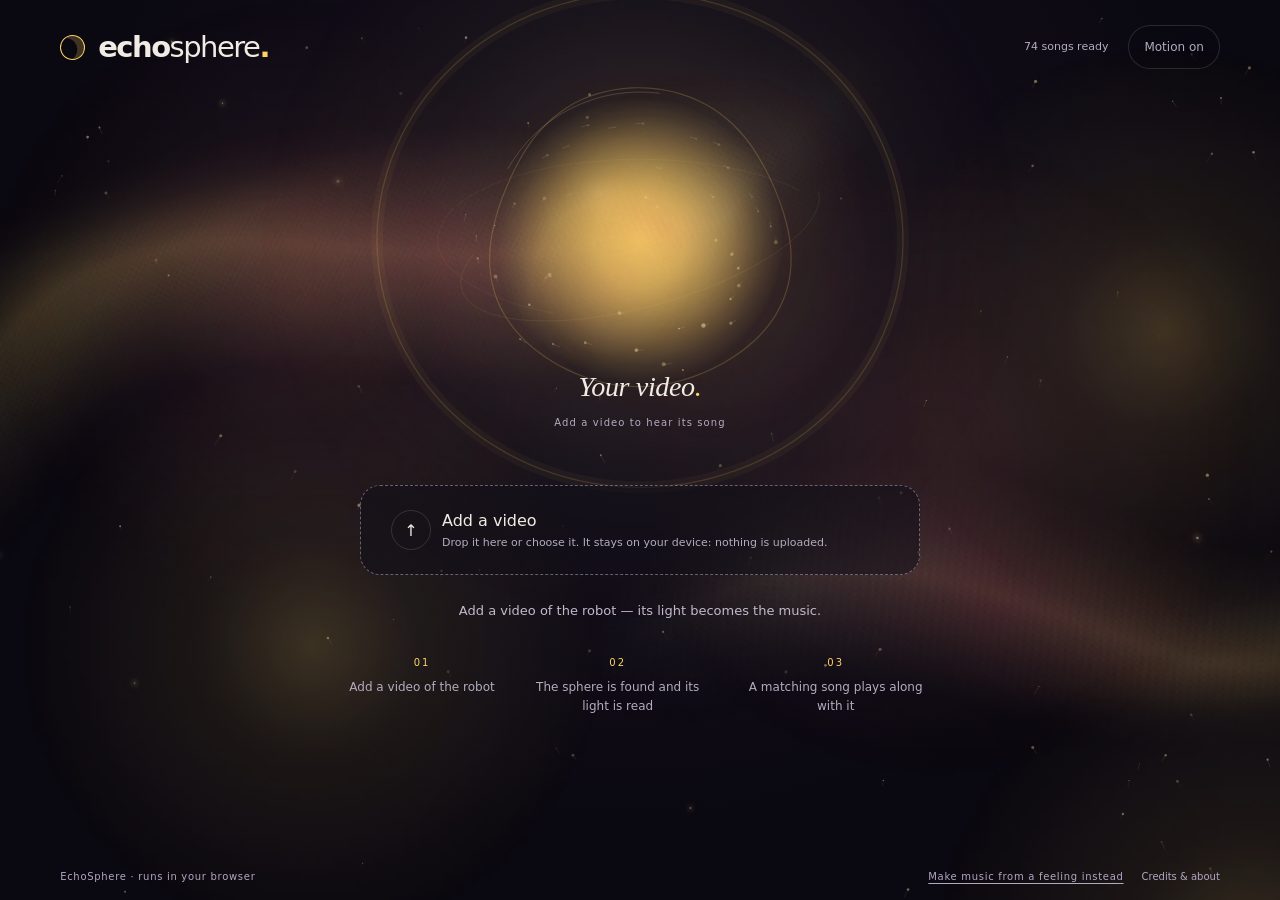
<file: index.html>
<!doctype html>
<html lang="en">
<head>
<meta charset="utf-8">
<meta name="viewport" content="width=device-width, initial-scale=1">
<title>EchoSphere</title>
<meta http-equiv="refresh" content="0; url=video-music/">
<link rel="canonical" href="video-music/">
</head>
<body>
<p>Opening EchoSphere… If nothing happens, <a href="video-music/">open the video page</a>.
The earlier music-from-feeling page is still here: <a href="music-page.html">music-page.html</a>.</p>
</body>
</html>
</file>
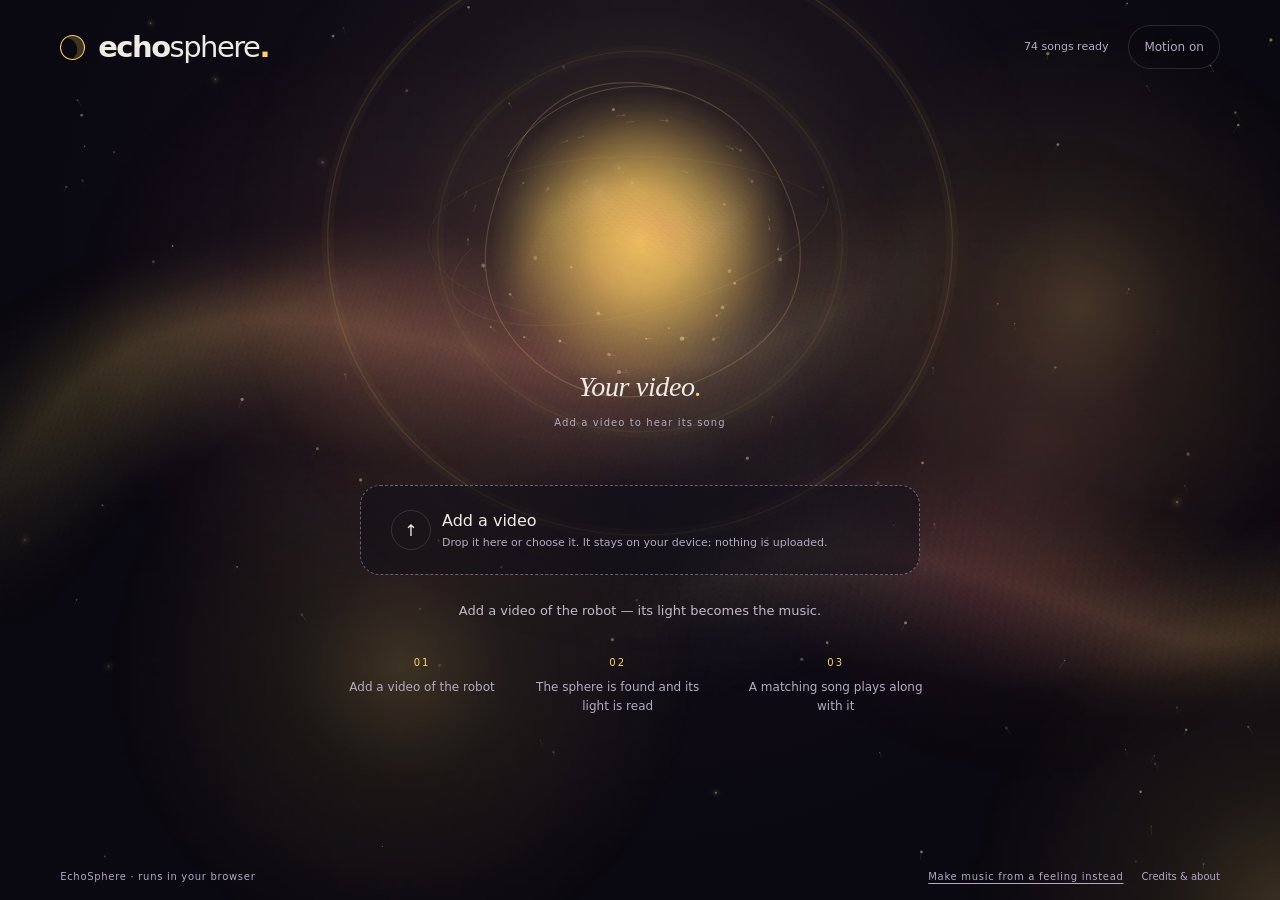
<file: video-music/index.html>
<!doctype html>
<html lang="en">
<head>
<meta charset="utf-8"><meta name="viewport" content="width=device-width,initial-scale=1">
<meta name="theme-color" content="#09090d">
<meta name="description" content="Add a video of the EchoSphere robot. The page finds the sphere, reads its mood from its light, and plays a song that fits. Everything happens in your browser.">
<title>EchoSphere — Music for your video</title>
<link rel="stylesheet" href="../web/base.css"><link rel="stylesheet" href="../web/video.css"><link rel="stylesheet" href="style.css">
</head>
<body>
<canvas id="sphereCanvas" aria-hidden="true"></canvas>
<div class="app" id="stageRoot">
  <header class="masthead">
    <a class="brand" href="./" aria-label="EchoSphere home"><span class="brand-mark" aria-hidden="true"></span>echo<span>sphere</span><span class="brand-period">.</span></a>
    <div class="header-actions"><span id="library" class="connection">Loading songs…</span><button class="motion-button" id="calmToggle" aria-pressed="false"><span id="motionLabel">Motion on</span></button></div>
  </header>
  <main class="experience">
    <figure class="sphere-stage" id="sphereAnchor" aria-label="Living sphere in the colour of the chosen feeling">
      <button class="sphere-touch" id="sphereTouch" aria-label="Release light from the sphere"><span class="sr-only">Send a ripple</span></button>
      <figcaption><h1 id="moodTitle">Your video<span>.</span></h1><span id="soundMeta">Add a video to hear its song</span></figcaption>
    </figure>

    <section class="compose" aria-label="Choose music for a video">
      <div class="reference-row" id="dropRow">
        <button id="addButton" class="reference-button dropzone"><span class="upload-icon" aria-hidden="true">↑</span><span class="reference-copy"><span id="addLabel">Add a video</span><small>Drop it here or choose it. It stays on your device: nothing is uploaded.</small></span></button>
        <input type="file" id="fileInput" accept="video/*,.mp4,.mov,.m4v,.webm" hidden>
      </div>
      <p id="status" class="status video-status" role="status" aria-live="polite">Add a video of the robot — its light becomes the music.</p>
      <div id="progress" class="progress" hidden><span id="progressBar"></span></div>
      <ol class="steps-preview" aria-label="How it works">
        <li><span class="eyebrow">01</span><span>Add a video of the robot</span></li>
        <li><span class="eyebrow">02</span><span>The sphere is found and its light is read</span></li>
        <li><span class="eyebrow">03</span><span>A matching song plays along with it</span></li>
      </ol>

      <div class="results" id="results">
      <section id="videoPanel" class="work-panel" hidden aria-labelledby="videoTitle">
        <div class="panel-heading"><span class="eyebrow">01 / THE SPHERE</span><label class="toggle"><input id="showOverlay" type="checkbox" checked> Show what was read</label></div>
        <h2 id="videoTitle">Your video.</h2>
        <div class="video-stage"><video id="video" muted playsinline preload="auto"></video><canvas id="overlay" aria-hidden="true"></canvas></div>
        <p id="detectionNote" class="helper"></p>
        <div class="action-row">
          <button id="drawButton" class="secondary-button">Mark the sphere myself</button>
          <button id="wholeButton" class="secondary-button" hidden>The whole picture is the sphere</button>
          <button id="autoButton" class="secondary-button" hidden>Find it automatically</button>
          <button id="changeButton" class="secondary-button">Use another video</button>
        </div>
        <p id="drawHint" class="helper" hidden>Drag from the middle of the sphere out to its edge.</p>
      </section>

      <section id="feelingPanel" class="work-panel" hidden aria-labelledby="feelingTitle">
        <span class="eyebrow">02 / FEELING</span><h2 id="feelingTitle">What the sphere feels like.</h2>
        <p id="interpretation"></p>
        <div class="timeline-wrap" id="timelineWrap" hidden>
          <span class="eyebrow">The light over time</span>
          <div class="timeline" id="timeline" role="group" aria-label="Mood over time. Activate a segment to jump the video there."></div>
          <p class="helper timeline-note">What was read in each part of the video — click a segment to jump there. Striped segments are mixed light the rule would not decide on.</p>
        </div>
        <div class="mood-grid" role="group" aria-label="Feeling">
          <button class="mood-btn" data-mood="warm" style="--mood:#FFD166" aria-pressed="false"><span class="mood-symbol" aria-hidden="true">✺</span><span>Warm</span></button>
          <button class="mood-btn" data-mood="calm" style="--mood:#A78AEA" aria-pressed="false"><span class="mood-symbol" aria-hidden="true">≈</span><span>Calm</span></button>
          <button class="mood-btn" data-mood="anger" style="--mood:#EF6370" aria-pressed="false"><span class="mood-symbol" aria-hidden="true">ϟ</span><span>Dynamic</span></button>
          <button class="mood-btn" data-mood="sad" style="--mood:#75A6D9" aria-pressed="false"><span class="mood-symbol" aria-hidden="true">☾</span><span>Sad</span></button>
        </div>
        <details class="settings"><summary>How this was read</summary><div id="details"></div></details>
      </section>

      <section id="songPanel" class="work-panel" hidden aria-labelledby="songTitle">
        <span class="eyebrow">03 / THE SONG</span><h2 id="songTitle">—</h2>
        <p id="songMeta" class="helper"></p>
        <p id="credit" class="credit"></p>
        <div class="player-row">
          <button id="playButton" class="primary-button">Play with the video</button>
          <button id="anotherButton" class="secondary-button">Another song</button>
          <a id="downloadSong" class="secondary-button" download>Download the song</a>
          <button id="exportButton" class="secondary-button">Export video</button>
        </div>
        <label class="toggle credit-toggle"><input id="exportCredit" type="checkbox" checked> Show the song credit in the exported video <span class="helper">The licence (CC BY 4.0) requires it. Turn it off only if you credit the music another way.</span></label>
        <div id="exportRow" class="export-row" hidden>
          <div class="progress export-progress"><span id="exportBar"></span></div>
          <span id="exportLabel" class="helper">Exporting…</span>
          <button id="cancelExport" class="secondary-button">Cancel</button>
        </div>
        <div class="scrub-row"><input id="scrub" type="range" min="0" max="1000" value="0" aria-label="Position in the video"><output id="clock">0:00 / 0:00</output></div>
        <label class="volume-row">Volume <input id="volume" type="range" min="0" max="1" step="0.01" value="0.9" aria-label="Volume"></label>
        <p class="helper" id="songNote"></p>
      </section>
      </div>
    </section>
  </main>
  <footer class="footer"><span>EchoSphere · runs in your browser</span><span class="footer-links"><a href="../">Make music from a feeling instead</a><button id="creditsButton">Credits &amp; about</button></span></footer>
</div>
<dialog id="creditsDialog" aria-labelledby="creditsTitle">
  <div class="dialog-head"><h2 id="creditsTitle">Made of light and sound.</h2><button id="closeCredits" class="icon-button" aria-label="Close credits">×</button></div>
  <p>Your video is opened and read inside this page. It is never uploaded. The sphere is found from its rim, its lit and coloured interior and its movement, then its colours give the feeling: gold is Warm, violet is Calm, blue is Sad, red or orange is Dynamic. That is a colour rule, not a trained model, so it can be wrong, and you can always choose the feeling yourself.</p>
  <h3>The songs</h3>
  <p>Recorded music by Kevin MacLeod (<a href="https://incompetech.com">incompetech.com</a>), licensed under <a href="https://creativecommons.org/licenses/by/4.0/">Creative Commons: By Attribution 4.0</a>. The credit for the song that is playing is shown under it. Songs are shortened and faded to fit the video. <a id="creditsLink" href="https://github.com/Ehtiram-Shukurov/echosphere-music/blob/main/music-library/CREDITS.md">The full list of credits</a>.</p>
  <p>The source, the guide and the tests are in the <a href="https://github.com/Ehtiram-Shukurov/echosphere-music">project on GitHub</a>.</p>
</dialog>
<audio id="song" crossorigin="anonymous" preload="auto"></audio>
<script src="stage.js"></script><script src="../web/sphere.js"></script>
<script src="mood.js"></script><script src="detect.js"></script><script src="library.js"></script><script src="app.js"></script>
</body>
</html>
</file>
<file: web/base.css>
:root{color-scheme:dark;--accent:#FFD166;--accent-rgb:255,209,102;--ink:#f1ece3;--muted:#b2aabf;--line:rgba(255,255,255,.13);font-family:"IBM Plex Sans",system-ui,-apple-system,sans-serif;color:var(--ink);background:#0a0810}*{box-sizing:border-box}body{margin:0;min-width:300px;background:radial-gradient(ellipse at 50% 28%,#191322 0,transparent 65%);-webkit-font-smoothing:antialiased}button,a,input{-webkit-tap-highlight-color:transparent;touch-action:manipulation}button,input{font:inherit}button{color:inherit;border:0;background:none;cursor:pointer}button:disabled{opacity:.48;cursor:wait}a{color:inherit;text-decoration:none}button:focus-visible,a:focus-visible,input:focus-visible{outline:2px solid var(--accent);outline-offset:6px}svg{width:24px;height:24px;fill:none;stroke:currentColor;stroke-width:1.5;stroke-linecap:round;stroke-linejoin:round;flex-shrink:0}[hidden]{display:none!important}.sr-only{position:absolute;width:1px;height:1px;overflow:hidden;clip-path:inset(50%);white-space:nowrap}
#sphereCanvas{position:fixed;inset:0;width:100%;height:100%;display:block;pointer-events:none;z-index:0}.app{position:relative;z-index:1;min-height:100svh;max-width:1700px;margin:auto;padding:0 clamp(22px,4.7vw,80px);display:flex;flex-direction:column}.masthead{height:94px;display:flex;align-items:center;justify-content:space-between;flex-shrink:0}.brand{display:flex;align-items:center;font-size:29px;letter-spacing:-1.5px;font-weight:600}.brand>span:not(.brand-mark):not(.brand-period){font-weight:300}.brand-period{color:var(--accent)}.brand-mark{width:25px;height:25px;border:1px solid var(--accent);border-radius:50%;margin-right:13px;box-shadow:inset -7px -1px 0 rgba(var(--accent-rgb),.22);transform:rotate(-25deg)}.motion-button{display:flex;align-items:center;gap:9px;color:var(--muted);font-size:12px;min-height:44px;padding:0 15px;border:1px solid var(--line);border-radius:30px;background:rgba(12,9,18,.32)}.motion-button svg{width:18px}.motion-button.active{color:var(--accent);border-color:var(--accent)}
.experience{display:flex;flex-direction:column;align-items:center;flex:1;min-height:500px}.sphere-stage{position:relative;isolation:isolate;flex:1;width:100%;min-height:320px;margin:0;display:flex;align-items:center;justify-content:center}.sphere-touch{position:absolute;inset:0;margin:auto;width:min(55vw,440px);height:min(55vw,100%);max-height:390px;border-radius:50%;padding:0;cursor:pointer;outline-offset:8px}.sphere-touch:focus-visible{outline:1px solid rgba(var(--accent-rgb),.65)}.sphere-stage figcaption{position:absolute;bottom:4px;text-align:center;pointer-events:none}h1{font:italic normal clamp(23px,2.2vw,31px)/1.2 Georgia,"Times New Roman",serif;letter-spacing:-.4px;margin:0 0 7px}h1 span{color:var(--accent)}#soundMeta{font-size:10px;letter-spacing:1.1px;color:#b4abbf}
.compose{width:100%;max-width:900px;position:relative;padding:25px 0 0}.reference-controls{display:flex;justify-content:center;align-items:center;gap:28px;margin-bottom:20px}.reference-row{display:flex;align-items:center;max-width:360px;min-width:0}.reference-button{display:flex;align-items:center;gap:11px;padding:0;min-height:44px;min-width:0}.upload-icon{display:grid;place-items:center;flex-shrink:0;width:34px;height:34px;border:1px solid var(--line);border-radius:50%;transition:border-color .2s,color .2s}.upload-icon svg{width:17px}.reference-button:hover .upload-icon{border-color:var(--accent);color:var(--accent)}.reference-copy{min-width:0}#refStatus{display:block;max-width:240px;overflow:hidden;text-overflow:ellipsis;white-space:nowrap;font-size:13px}.reference-plus{display:none}.remove-reference{margin-left:6px;font-size:23px}.route{display:flex;align-items:center;gap:4px;padding:4px;border:1px solid var(--line);border-radius:30px;background:rgba(12,9,18,.35)}.route-btn{font-size:11px;letter-spacing:.1px;padding:0 17px;min-height:38px;border-radius:25px;white-space:nowrap;color:var(--muted);transition:background .25s,color .25s}.route-btn.active{color:var(--ink);background:rgba(255,255,255,.09);box-shadow:inset 0 0 0 1px rgba(var(--accent-rgb),.25)}.mood-grid{display:grid;grid-template-columns:repeat(4,minmax(0,1fr));gap:15px}.mood-btn{display:flex;align-items:center;justify-content:center;gap:12px;min-height:63px;font-size:15px;letter-spacing:.6px;border:1px solid var(--line);border-radius:35px;background:rgba(16,11,24,.42);transition:background .25s,border-color .25s,transform .25s}.mood-btn:hover{transform:translateY(-3px);border-color:rgba(255,255,255,.35);background:rgba(255,255,255,.07)}.mood-btn.active{background:rgba(var(--accent-rgb),.12);border-color:rgba(var(--accent-rgb),.55)}.mood-symbol{color:var(--mood);font-size:28px;line-height:1;width:24px;text-align:center}.anger-symbol{font-size:34px}.sad-symbol{transform:rotate(-22deg)}.mood-check{display:none}.status{font-size:11px;color:#c3b9cc;line-height:1.5;min-height:20px;text-align:center;margin:13px 0 7px}
.player{display:flex;align-items:center;gap:25px;min-height:112px;border-top:1px solid var(--line);width:100%;margin:0 auto;flex-shrink:0}.play-button{height:62px;padding:0 27px 0 20px;display:flex;align-items:center;justify-content:center;gap:11px;min-width:135px;border-radius:40px;background:var(--accent);color:#121014;font-size:16px;font-weight:600;transition:filter .2s,transform .2s}.play-button:hover{filter:brightness(1.07);transform:translateY(-1px)}.play-button svg{fill:currentColor;stroke:none;width:22px}.pause-glyph{display:none}.play-button.playing .play-glyph{display:none}.play-button.playing .pause-glyph{display:block}.track-progress{flex:1;min-width:100px}.track-label{display:flex;justify-content:space-between;gap:14px;font-size:12px;color:#c0b6c9;margin-bottom:12px;font-variant-numeric:tabular-nums}#songStatus{overflow:hidden;white-space:nowrap;text-overflow:ellipsis}#songTime{white-space:nowrap}progress{width:100%;display:block;height:3px;border:0;border-radius:2px;overflow:hidden;background:#2b2533;accent-color:var(--accent)}progress::-webkit-progress-bar{background:#2b2533}progress::-webkit-progress-value{background:var(--accent)}progress::-moz-progress-bar{background:var(--accent)}.player-actions{display:flex;align-items:center;gap:16px;margin-left:auto}.secondary-button{display:flex;align-items:center;justify-content:center;gap:10px;font-size:12px;min-height:48px;white-space:nowrap;padding:0 8px}.secondary-button:hover,.icon-button:hover{color:var(--accent)}.secondary-button svg{width:19px}.icon-button{display:grid;place-items:center;min-width:44px;min-height:44px;font-size:24px}.icon-button svg{width:21px}.download[aria-disabled=true]{opacity:.25;pointer-events:none}.volume-control{display:flex;align-items:center;gap:12px;border-left:1px solid var(--line);padding-left:24px}.volume-control svg{width:18px;color:#b7acc1}.volume-control input{width:68px;height:4px;accent-color:var(--accent);cursor:pointer}.footer{display:flex;justify-content:space-between;color:#9f93ae;font-size:10px;letter-spacing:.7px;align-items:center;height:40px;padding-bottom:8px;flex-shrink:0}.footer button{font-size:10px;color:inherit;min-height:40px;padding:0}
dialog{max-width:530px;width:calc(100% - 40px);border:1px solid #403943;border-radius:14px;background:#151318;color:#c2bac8;padding:28px;max-height:80svh;overflow:auto;font-size:14px;line-height:1.7}dialog::backdrop{background:rgba(5,4,8,.88)}.dialog-head{display:flex;align-items:center;justify-content:space-between}.dialog-head h2{font:normal 34px/1.1 Georgia,serif;color:var(--ink);margin:0}dialog h3{font-size:12px;text-transform:uppercase;letter-spacing:1px;color:var(--ink);margin-top:26px}dialog a{text-decoration:underline;text-underline-offset:3px}
@media(min-width:1600px){.experience{min-height:670px}.sphere-stage{min-height:465px}.compose{max-width:1050px}.mood-btn{min-height:70px;font-size:17px}.player{min-height:124px}}
@media(max-width:1000px){.player{gap:20px}.player-actions{gap:8px}.volume-control{display:none}.mood-grid{gap:11px}.masthead{height:85px}}
@media(max-width:650px){.app{padding:0 22px}.masthead{height:76px}.brand{font-size:25px}.brand-mark{width:22px;height:22px;margin-right:10px}.motion-button{font-size:10px;gap:7px;padding:0 10px;min-height:40px}.experience{min-height:590px}.sphere-stage{min-height:310px;flex:1}.sphere-touch{width:min(72vw,330px);height:min(72vw,330px)}h1{font-size:24px}.sphere-stage figcaption{bottom:0}#soundMeta{font-size:9px;letter-spacing:.5px}.compose{padding-top:20px}.reference-controls{flex-direction:column;gap:8px;margin-bottom:15px}.reference-row{max-width:100%}#refStatus{max-width:230px;font-size:13px}.route{padding:3px}.route-btn{min-height:37px;padding:0 18px;font-size:11px}.mood-grid{grid-template-columns:repeat(2,minmax(0,1fr));gap:10px}.mood-btn{min-height:54px;font-size:14px;gap:11px}.mood-symbol{font-size:25px}.anger-symbol{font-size:30px}.status{font-size:10px;margin:10px 0 7px;min-height:17px}.player{flex-wrap:wrap;padding:18px 0 0;gap:15px;min-height:145px}.play-button{min-width:112px;height:54px;padding:0 19px 0 15px;font-size:14px}.track-progress{min-width:120px}.track-label{font-size:10px;gap:6px}.player-actions{width:100%;justify-content:space-between;margin:0;gap:12px}.secondary-button{font-size:11px;padding:0;min-height:42px}.volume-control{display:flex;margin-left:auto;border:0;padding:0;gap:9px}.volume-control input{width:70px}.download{order:3;margin-left:12px}.footer{height:48px;font-size:9px}.footer button{font-size:9px}}
@media(prefers-reduced-motion:reduce){*,*::before,*::after{transition:none!important;animation:none!important}}body.quiet *,body.quiet *::before,body.quiet *::after{transition:none!important;animation:none!important}body.quiet .mood-btn:hover,body.quiet .play-button:hover{transform:none}
</file>
<file: web/video.css>
.experience{min-height:440px}.sphere-stage{min-height:340px;flex:none}.compose{width:100%;max-width:900px;padding-bottom:35px}.header-actions{display:flex;gap:20px;align-items:center}.connection,.subtle,.helper{font-size:12px;color:#b4abbf;line-height:1.6}.connection{font-size:11px}.reference-row{margin:22px 0}.reference-button{width:100%;min-height:76px}.reference-copy{display:grid;gap:6px}.reference-copy small{font-size:11px;color:#b4abbf;font-weight:400}.work-panel{margin-top:24px;background:rgba(18,16,24,.83);border:1px solid rgba(190,170,210,.16);border-radius:18px;padding:26px}.work-panel[hidden],button[hidden],a[hidden]{display:none!important}.panel-heading{display:flex;align-items:center;justify-content:space-between}.eyebrow{font-size:10px;letter-spacing:2px;color:var(--accent)}.work-panel h2{font:normal 27px/1.3 Georgia,serif;color:#f4edf9;margin:8px 0 16px}.helper{margin:10px 0 16px}.focus-stage{position:relative;width:100%;background:#050507;border-radius:10px;overflow:hidden}.focus-stage video{width:100%;display:block}.focus-stage canvas{position:absolute;inset:0;width:100%;height:100%;touch-action:none;cursor:crosshair}.scrub-row{display:flex;gap:16px;align-items:center;margin:16px 0}.scrub-row input{flex:1;min-width:50px;accent-color:var(--accent)}.scrub-row output{font-size:12px;font-variant-numeric:tabular-nums;width:44px}.focus-numbers{display:grid;grid-template-columns:repeat(4,1fr);gap:10px;margin:14px 0}.focus-numbers label{font-size:11px;color:#b4abbf}.focus-numbers input{width:60px;max-width:65%;margin:7px 3px 0 0}.focus-actions,.analysis-action,.result-actions{display:flex;align-items:center;gap:14px;flex-wrap:wrap}.analysis-action{margin-top:18px}.primary-button{background:var(--accent);color:#17121a;border-radius:10px;min-height:48px;padding:12px 24px;font-weight:600;font-size:14px;border:0;cursor:pointer}.primary-button:disabled{opacity:.4;cursor:default}.secondary-button{border:1px solid rgba(190,170,210,.25);border-radius:9px;min-height:42px;padding:9px 16px;font-size:12px;text-decoration:none;display:inline-flex;justify-content:center;align-items:center}.focus-points{display:flex;gap:8px;flex-wrap:wrap;margin:14px 0}.focus-chip{display:flex;border:1px solid rgba(var(--accent-rgb),.3);border-radius:7px;overflow:hidden}.focus-chip button{padding:7px 10px;font-size:11px}.focus-chip button+button{border-left:1px solid #35303b}.auto-choice{display:flex;gap:10px;align-items:center;font-size:13px;margin:20px 0}.auto-choice input{accent-color:var(--accent)}.mood-grid{margin:12px 0 22px}.evidence{display:flex;gap:8px;overflow:auto;margin:16px 0 22px}.evidence figure{margin:0;flex:none}.evidence img{height:78px;width:78px;object-fit:contain;border-radius:50%;background:#000}.evidence figcaption{font-size:10px;text-align:center;margin:4px;color:#b4abbf}#interpretation{font-size:14px;line-height:1.7;color:#d4cadf}.video-status{font-size:13px;text-align:left;min-height:24px;line-height:1.6;margin:18px 2px}.video-status.error{color:#ffa3a9}.settings{margin:26px 0;color:#b4abbf;font-size:12px}.settings summary{cursor:pointer;padding:10px 0}.settings label{display:flex;align-items:center;justify-content:space-between;gap:14px;margin:16px 0}select,input[type=number]{background:#18151e;color:#ece5f2;border:1px solid #494050;border-radius:6px;padding:8px;font:inherit}select{max-width:70%;font-size:12px}#resultVideo{display:block;width:100%;border-radius:9px;background:#000;margin-bottom:20px}#metadataDownload{display:block;margin-top:18px;text-decoration:underline}button:focus-visible,a:focus-visible,input:focus-visible,select:focus-visible,summary:focus-visible{outline:2px solid var(--accent);outline-offset:4px}.footer{margin-top:20px}
@media(max-width:650px){.work-panel{padding:16px}.sphere-stage{min-height:280px}.header-actions{gap:8px}.connection{max-width:105px;text-align:right}.focus-numbers{grid-template-columns:repeat(2,1fr)}.work-panel h2{font-size:24px}.result-actions>*{flex:1}.settings label{align-items:flex-start;flex-direction:column}.settings select{max-width:100%;width:100%}.mood-btn{font-size:14px;gap:8px}.primary-button{width:100%}.reference-copy small{font-size:10px}}
.signin{display:grid;gap:14px}.signin h2{font:normal 28px/1.1 Georgia,serif;color:var(--ink);margin:0}.signin input{padding:12px 14px;border-radius:10px;border:1px solid #403943;background:#0e0c11;color:var(--ink);font:inherit}.signin p{margin:0}
</file>
<file: video-music/style.css>
/* Page-specific styling for the browser-only video page. The base look comes from ../web/base.css and ../web/video.css. */
.dropzone{border:1px dashed rgba(190,170,210,.32);border-radius:18px;padding:18px 22px;background:rgba(18,16,24,.45);transition:border-color .2s,background .2s}
.dropzone:hover,.dropzone.over{border-color:var(--accent);background:rgba(var(--accent-rgb),.07)}
.dropzone .reference-copy{text-align:left}
.progress{height:4px;border-radius:4px;background:rgba(255,255,255,.1);overflow:hidden;margin:6px 2px 14px}
.progress span{display:block;height:100%;width:0;background:var(--accent);transition:width .15s linear}
.progress[hidden]{display:none}

.toggle{display:flex;gap:8px;align-items:center;font-size:12px;color:#b4abbf;cursor:pointer}
.toggle input{accent-color:var(--accent)}
.video-stage{position:relative;width:100%;background:#050507;border-radius:10px;overflow:hidden;line-height:0}
.video-stage video{width:100%;display:block;max-height:70vh;background:#000}
.video-stage canvas{position:absolute;inset:0;width:100%;height:100%;pointer-events:none}
.video-stage.drawing canvas{pointer-events:auto;cursor:crosshair;touch-action:none}
.action-row,.player-row{display:flex;align-items:center;gap:12px;flex-wrap:wrap;margin-top:16px}
#detectionNote,#interpretation{margin:14px 0 0}
#interpretation{font-size:15px;line-height:1.7;color:#d4cadf}
#interpretation strong{color:var(--accent);font-weight:600}

.mood-grid{margin:18px 0 8px}
.mood-symbol{font-size:18px;line-height:1}
.mood-btn{--mood:var(--accent)}
.mood-btn.active{border-color:var(--mood);background:rgba(255,255,255,.08)}
.mood-btn.hint{border-style:dashed;border-color:rgba(255,255,255,.4)}
.mood-btn:disabled{opacity:.45;cursor:default}
.settings{margin:14px 0 0}
#details{font-size:12px;line-height:1.7;color:#b4abbf}
#details dl{display:grid;grid-template-columns:auto 1fr;gap:4px 16px;margin:10px 0}
#details dt{color:#8f869c}
#details dd{margin:0;font-variant-numeric:tabular-nums}
#details .bar{display:inline-block;height:6px;border-radius:3px;background:var(--accent);vertical-align:middle;margin-right:8px}

#songTitle{margin-bottom:6px}
.credit{font-size:13px;line-height:1.6;color:#d4cadf;margin:10px 0 0}
.play-row button{min-width:170px}
#playButton{min-width:180px}
#playButton.playing{background:rgba(var(--accent-rgb),.16);color:var(--accent);border:1px solid var(--accent)}
.scrub-row{margin-top:20px}
.volume-row{display:flex;align-items:center;gap:14px;font-size:12px;color:#b4abbf;margin-top:4px}
.volume-row input{width:min(240px,60%);accent-color:var(--accent)}
.footer-links{display:flex;gap:18px;align-items:center}
.footer a{color:inherit;text-decoration:underline;text-underline-offset:3px}

@media(max-width:650px){
  .compose .reference-row{max-width:100%}
  .dropzone{padding:16px 18px}
  .player-row>*,.action-row>*{flex:1 1 100%}
  .footer{flex-direction:column;height:auto;gap:4px;padding:10px 0}
  .volume-row input{width:100%}
}

/* Panels rise in once when revealed (base.css already disables animation under prefers-reduced-motion). */
@keyframes rise{from{opacity:0;transform:translateY(14px)}to{opacity:1;transform:none}}
.rise{animation:rise .45s cubic-bezier(.2,.7,.3,1) both}

/* The dropzone is the front door: give it presence instead of a whisper. */
.compose .reference-row{max-width:560px;margin:26px auto}
.dropzone{border:1.5px dashed rgba(190,170,210,.5);border-radius:20px;padding:24px 30px;background:rgba(18,16,24,.55)}
.dropzone:hover,.dropzone.over{border-color:var(--accent);background:rgba(var(--accent-rgb),.08);box-shadow:0 0 28px rgba(var(--accent-rgb),.14)}
.dropzone .upload-icon{width:40px;height:40px}

/* The empty-state status reads as a centered invitation, like the base .status. */
.video-status{text-align:center}

/* Footer: present, not whisper-quiet. */
.footer{color:#b3a7c2}

/* The timeline marks where the music is: the window under the playhead glows. */
.tl-seg.playing{box-shadow:0 0 0 2px var(--accent);opacity:1}

/* Export: a progress row that appears while the video plays itself into a file. */
.export-row{display:flex;align-items:center;gap:14px;margin-top:16px}
.export-progress{flex:1;margin:0}

/* Empty state: what happens, at a glance. Hidden once a video is loaded. */
.steps-preview{list-style:none;display:flex;gap:28px;margin:30px 0 0;padding:0;flex-wrap:wrap;justify-content:center}
.steps-preview li{display:flex;flex-direction:column;gap:7px;max-width:190px;text-align:center;font-size:12px;color:#b4abbf;line-height:1.6}
.has-video .steps-preview{display:none}

/* The light over time: one segment per window of the video, coloured by the feeling read there.
   Striped segments are mixed light the rule would not decide on — never forced into a feeling. */
.timeline-wrap{margin:20px 0 6px}
.timeline{display:flex;gap:3px;height:26px;margin-top:10px}
.tl-seg{flex-grow:0;flex-shrink:0;border:0;border-radius:6px;background:var(--seg);opacity:.85;cursor:pointer;min-width:0;padding:0;transition:transform .15s,opacity .15s}
.tl-seg:hover{transform:scaleY(1.3);opacity:1}
.tl-seg:focus-visible{outline:2px solid var(--ink);outline-offset:2px}
.tl-mixed{background:repeating-linear-gradient(45deg,rgba(255,255,255,.16) 0 4px,rgba(255,255,255,.05) 4px 8px);border:1px dashed rgba(255,255,255,.28)}
.timeline-note{margin-top:10px;font-size:11px}
.compose{max-width:1180px}
.reference-row{max-width:560px;margin-left:auto;margin-right:auto}
.has-video #dropRow{display:none}
.has-video .sphere-stage{min-height:190px}
.has-video #status{margin-top:4px}
.results{display:grid;gap:0 26px;align-items:start}
.results>.work-panel{min-width:0}
@media(min-width:1000px){
  .results{grid-template-columns:minmax(0,1.2fr) minmax(0,1fr)}
  #videoPanel{grid-column:1;grid-row:1 / span 2}
  #feelingPanel{grid-column:2;grid-row:1}
  #songPanel{grid-column:2;grid-row:2}
  .video-stage video{max-height:56vh}
}
@media(max-width:999px){.video-stage video{max-height:52vh}}

.scrub-row output{width:auto;min-width:92px;text-align:right;white-space:nowrap}
.credit-toggle{flex-wrap:wrap;margin-top:12px;line-height:1.4}
.credit-toggle .helper{flex-basis:100%;margin:0 0 0 24px}
</file>
